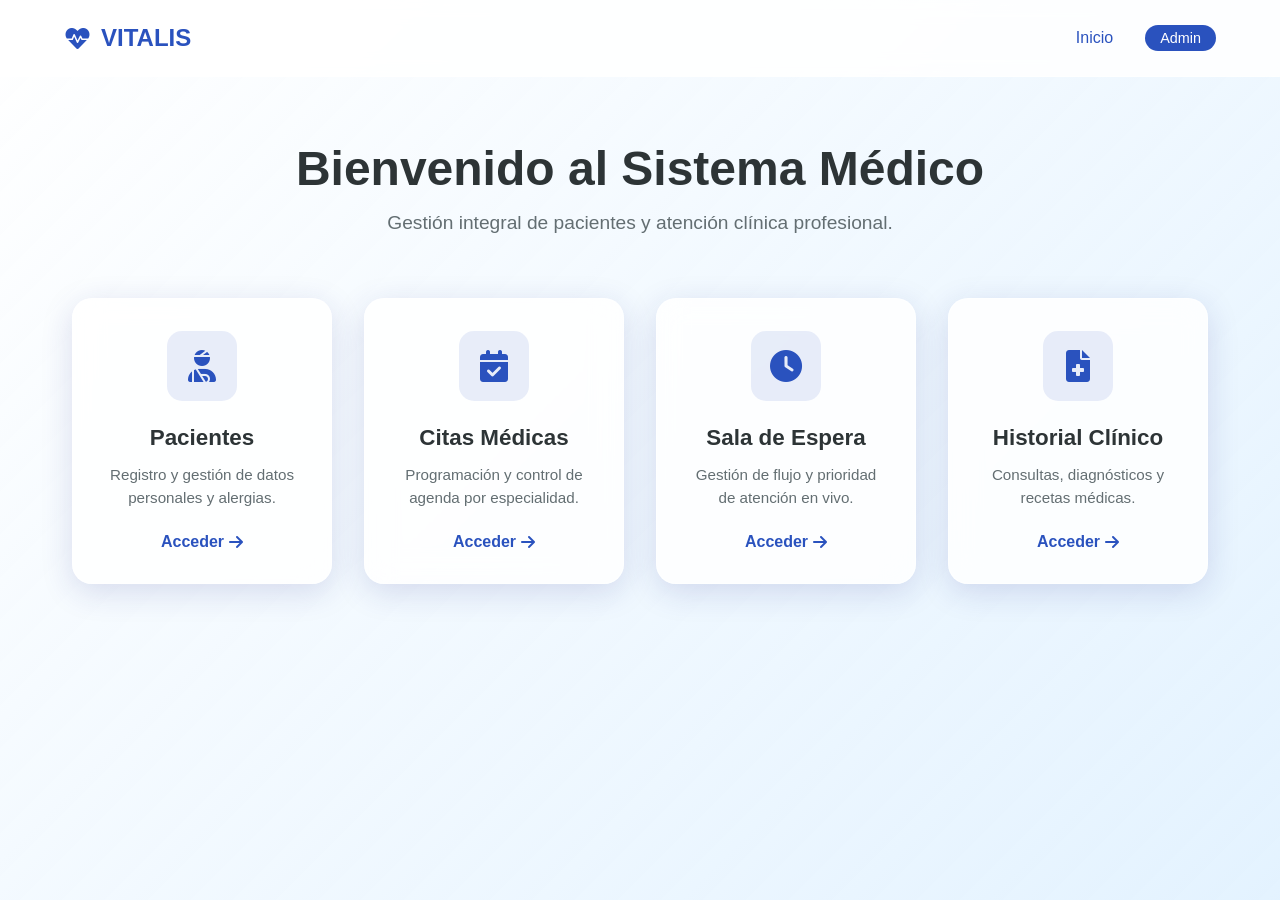
<file: index.html>
<!DOCTYPE html>
<html lang="es">
<head>
    <meta charset="UTF-8">
    <meta name="viewport" content="width=device-width, initial-scale=1.0">
    <title>Vitalis | Sistema de Gestión Clínica</title>
    <link rel="stylesheet" href="style.css">
    <!-- Iconos -->
    <link rel="stylesheet" href="https://cdnjs.cloudflare.com/ajax/libs/font-awesome/6.0.0/css/all.min.css">
</head>
<body>
    <div class="background-overlay"></div>
    
    <nav class="navbar">
        <div class="logo">
            <i class="fas fa-heartbeat"></i> <span>VITALIS</span>
        </div>
        <ul class="nav-links">
            <li><a href="#" class="active">Inicio</a></li>
            <li><div id="user-badge" class="user-chip">Admin</div></li>
        </ul>
    </nav>

    <main class="container">
        <header class="hero">
            <h1>Bienvenido al Sistema Médico</h1>
            <p>Gestión integral de pacientes y atención clínica profesional.</p>
        </header>

        <section class="modules-grid">
            <!-- Módulo 1 -->
            <a href="pacientes.html" class="module-card">
                <div class="icon-box"><i class="fas fa-user-injured"></i></div>
                <h3>Pacientes</h3>
                <p>Registro y gestión de datos personales y alergias.</p>
                <span class="btn-access">Acceder <i class="fas fa-arrow-right"></i></span>
            </a>

            <!-- Módulo 2 -->
            <a href="citas.html" class="module-card">
                <div class="icon-box"><i class="fas fa-calendar-check"></i></div>
                <h3>Citas Médicas</h3>
                <p>Programación y control de agenda por especialidad.</p>
                <span class="btn-access">Acceder <i class="fas fa-arrow-right"></i></span>
            </a>

            <!-- Módulo 3 -->
            <a href="sala.html" class="module-card">
                <div class="icon-box"><i class="fas fa-clock"></i></div>
                <h3>Sala de Espera</h3>
                <p>Gestión de flujo y prioridad de atención en vivo.</p>
                <span class="btn-access">Acceder <i class="fas fa-arrow-right"></i></span>
            </a>

            <!-- Módulo 4 -->
            <a href="historial.html" class="module-card">
                <div class="icon-box"><i class="fas fa-file-medical"></i></div>
                <h3>Historial Clínico</h3>
                <p>Consultas, diagnósticos y recetas médicas.</p>
                <span class="btn-access">Acceder <i class="fas fa-arrow-right"></i></span>
            </a>
        </section>
    </main>

    <script src="script.js"></script>
</body>
</html>
</file>
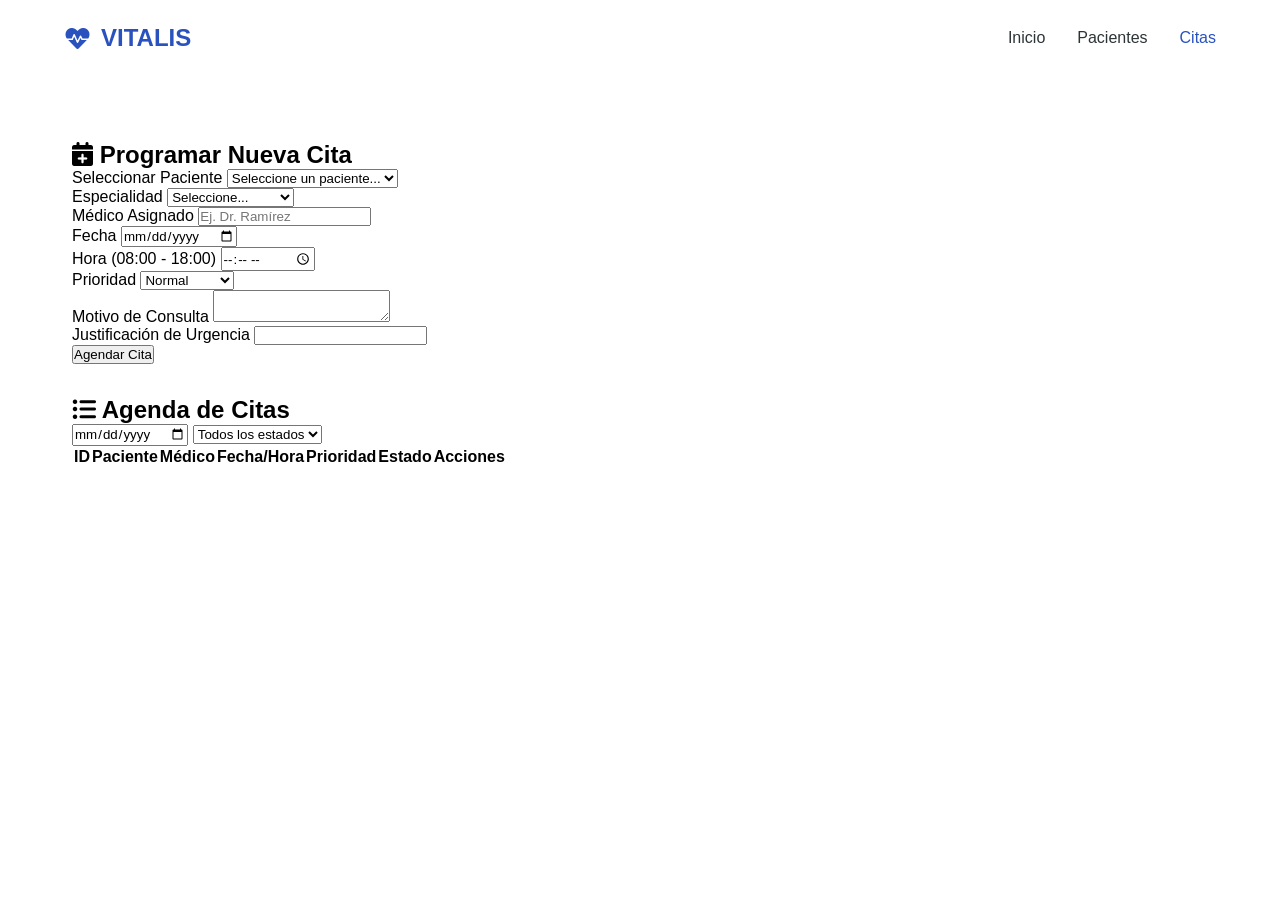
<file: citas.html>
<!DOCTYPE html>
<html lang="es">
<head>
    <meta charset="UTF-8">
    <meta name="viewport" content="width=device-width, initial-scale=1.0">
    <title>Citas Médicas | Vitalis</title>
    <link rel="stylesheet" href="style.css">
    <link rel="stylesheet" href="https://cdnjs.cloudflare.com/ajax/libs/font-awesome/6.0.0/css/all.min.css">
</head>
<body>
    <nav class="navbar">
        <div class="logo"><i class="fas fa-heartbeat"></i> <span>VITALIS</span></div>
        <ul class="nav-links">
            <li><a href="index.html">Inicio</a></li>
            <li><a href="pacientes.html">Pacientes</a></li>
            <li><a href="#" class="active">Citas</a></li>
        </ul>
    </nav>

    <main class="container">
        <section class="glass-panel">
            <h2><i class="fas fa-calendar-plus"></i> Programar Nueva Cita</h2>
            <form id="form-citas" class="grid-form">
                <div class="form-group">
                    <label>Seleccionar Paciente</label>
                    <select id="select-paciente" required>
                        <option value="">Cargando pacientes...</option>
                    </select>
                </div>
                <div class="form-group">
                    <label>Especialidad</label>
                    <select id="especialidad" required>
                        <option value="">Seleccione...</option>
                        <option value="Medicina General">Medicina General</option>
                        <option value="Pediatría">Pediatría</option>
                        <option value="Cardiología">Cardiología</option>
                        <option value="Dermatología">Dermatología</option>
                        <option value="Odontología">Odontología</option>
                    </select>
                </div>
                <div class="form-group">
                    <label>Médico Asignado</label>
                    <input type="text" id="medico" required placeholder="Ej. Dr. Ramírez">
                </div>
                <div class="form-group">
                    <label>Fecha</label>
                    <input type="date" id="fecha-cita" required>
                </div>
                <div class="form-group">
                    <label>Hora (08:00 - 18:00)</label>
                    <input type="time" id="hora-cita" min="08:00" max="18:00" required>
                </div>
                <div class="form-group">
                    <label>Prioridad</label>
                    <select id="prioridad" required>
                        <option value="Normal">Normal</option>
                        <option value="Preferencial">Preferencial</option>
                        <option value="Urgente">Urgente</option>
                    </select>
                </div>
                <div class="form-group full-width">
                    <label>Motivo de Consulta</label>
                    <textarea id="motivo" rows="2" required minlength="10" maxlength="200"></textarea>
                </div>
                <div id="campo-urgencia" class="form-group full-width hidden">
                    <label>Justificación de Urgencia</label>
                    <input type="text" id="justificacion" minlength="10">
                </div>

                <div class="form-actions full-width">
                    <button type="submit" class="btn-primary">Agendar Cita</button>
                </div>
            </form>
        </section>

        <section class="glass-panel" style="margin-top: 2rem;">
            <div class="panel-header">
                <h2><i class="fas fa-list-ul"></i> Agenda de Citas</h2>
                <div class="filters">
                    <input type="date" id="filtro-fecha">
                    <select id="filtro-estado">
                        <option value="">Todos los estados</option>
                        <option value="Programada">Programada</option>
                        <option value="Cancelada">Cancelada</option>
                    </select>
                </div>
            </div>
            <div class="table-container">
                <table id="tabla-citas">
                    <thead>
                        <tr>
                            <th>ID</th>
                            <th>Paciente</th>
                            <th>Médico</th>
                            <th>Fecha/Hora</th>
                            <th>Prioridad</th>
                            <th>Estado</th>
                            <th>Acciones</th>
                        </tr>
                    </thead>
                    <tbody id="lista-citas-body"></tbody>
                </table>
            </div>
        </section>
    </main>

    <script src="citas.js"></script>
</body>
</html>
</file>
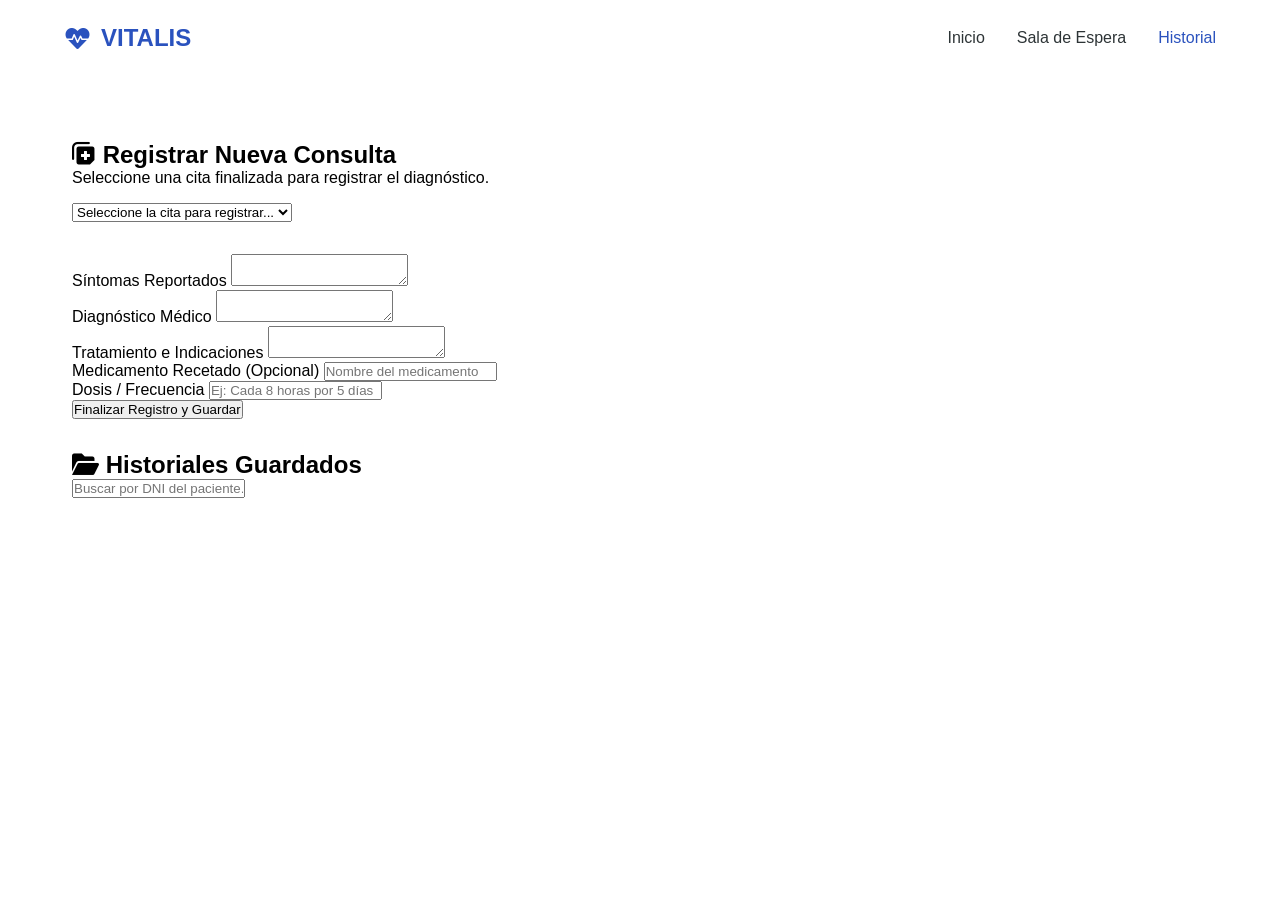
<file: historial.html>
<!DOCTYPE html>
<html lang="es">
<head>
    <meta charset="UTF-8">
    <meta name="viewport" content="width=device-width, initial-scale=1.0">
    <title>Historial Médico | Vitalis</title>
    <link rel="stylesheet" href="style.css">
    <link rel="stylesheet" href="https://cdnjs.cloudflare.com/ajax/libs/font-awesome/6.0.0/css/all.min.css">
</head>
<body>
    <nav class="navbar">
        <div class="logo"><i class="fas fa-heartbeat"></i> <span>VITALIS</span></div>
        <ul class="nav-links">
            <li><a href="index.html">Inicio</a></li>
            <li><a href="sala-espera.html">Sala de Espera</a></li>
            <li><a href="#" class="active">Historial</a></li>
        </ul>
    </nav>

    <main class="container">
        <!-- Buscador de Citas Atendidas -->
        <section class="glass-panel">
            <h2><i class="fas fa-notes-medical"></i> Registrar Nueva Consulta</h2>
            <p class="instruccion">Seleccione una cita finalizada para registrar el diagnóstico.</p>
            <div class="form-group" style="margin-top: 1rem;">
                <select id="select-cita-atendida" required>
                    <option value="">Cargando citas atendidas...</option>
                </select>
            </div>
        </section>

        <!-- Formulario de Historial (Oculto hasta elegir cita) -->
        <section id="seccion-registro" class="glass-panel hidden" style="margin-top: 2rem;">
            <form id="form-historial" class="grid-form">
                <div class="form-group full-width">
                    <div id="info-paciente-atencion" class="alert-info"></div>
                </div>
                
                <div class="form-group">
                    <label>Síntomas Reportados</label>
                    <textarea id="sintomas" required minlength="10" maxlength="300"></textarea>
                </div>
                
                <div class="form-group">
                    <label>Diagnóstico Médico</label>
                    <textarea id="diagnostico" required minlength="10" maxlength="300"></textarea>
                </div>

                <div class="form-group full-width">
                    <label>Tratamiento e Indicaciones</label>
                    <textarea id="tratamiento" required minlength="10" maxlength="400"></textarea>
                </div>

                <div class="form-group">
                    <label>Medicamento Recetado (Opcional)</label>
                    <input type="text" id="med-nombre" placeholder="Nombre del medicamento">
                </div>
                <div class="form-group">
                    <label>Dosis / Frecuencia</label>
                    <input type="text" id="med-dosis" placeholder="Ej: Cada 8 horas por 5 días">
                </div>

                <div class="form-actions full-width">
                    <button type="submit" class="btn-primary">Finalizar Registro y Guardar</button>
                </div>
            </form>
        </section>

        <!-- Consulta de Historiales Previos -->
        <section class="glass-panel" style="margin-top: 2rem;">
            <div class="panel-header">
                <h2><i class="fas fa-folder-open"></i> Historiales Guardados</h2>
                <input type="text" id="buscar-historial" placeholder="Buscar por DNI del paciente...">
            </div>
            <div id="contenedor-historiales">
                <!-- Tarjetas de historial se cargan aquí -->
            </div>
        </section>
    </main>

    <script src="historial.js"></script>
</body>
</html>
</file>
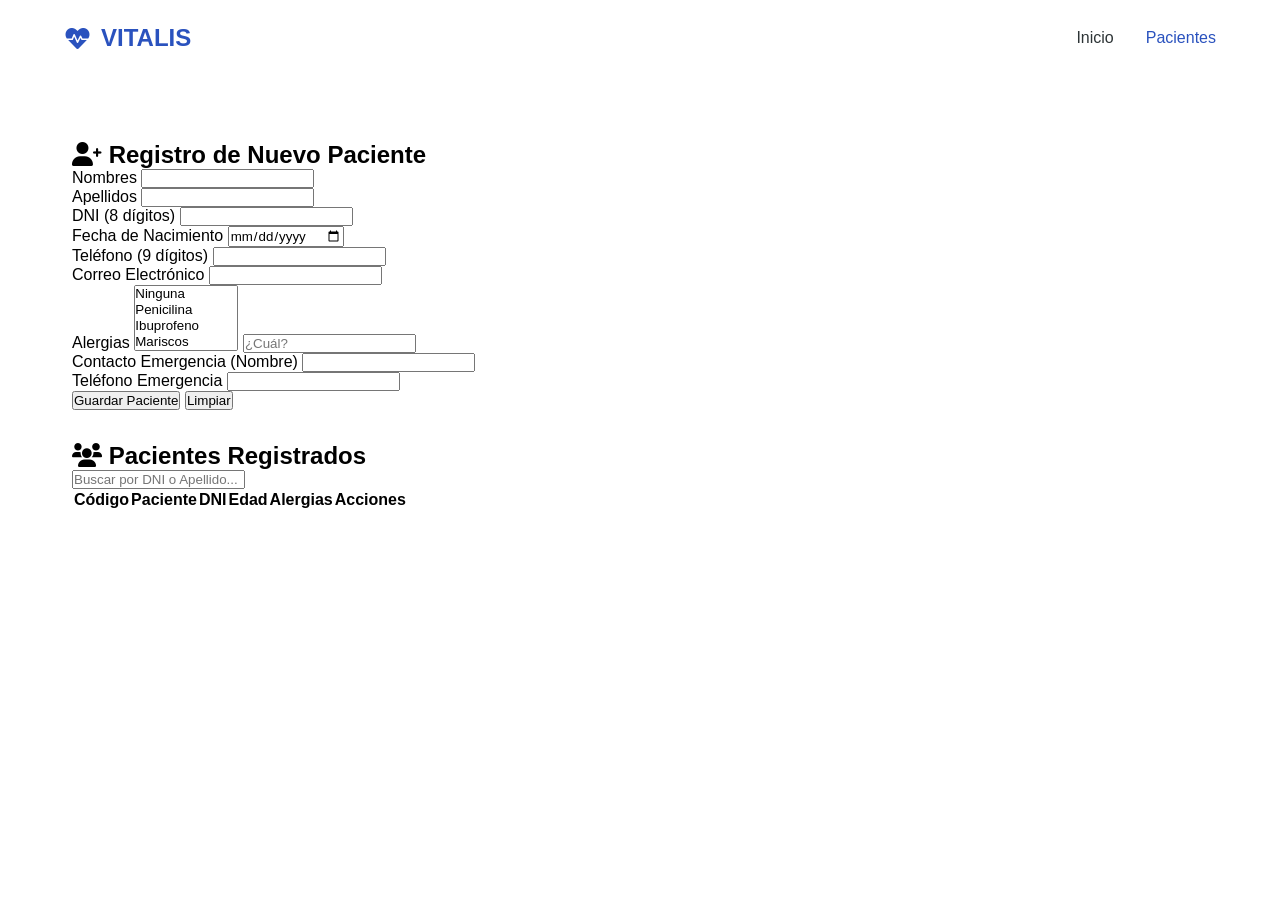
<file: pacientes.html>
<!DOCTYPE html>
<html lang="es">
<head>
    <meta charset="UTF-8">
    <meta name="viewport" content="width=device-width, initial-scale=1.0">
    <title>Registro de Pacientes | Vitalis</title>
    <link rel="stylesheet" href="style.css">
    <link rel="stylesheet" href="https://cdnjs.cloudflare.com/ajax/libs/font-awesome/6.0.0/css/all.min.css">
</head>
<body>
    <nav class="navbar">
        <div class="logo"><i class="fas fa-heartbeat"></i> <span>VITALIS</span></div>
        <ul class="nav-links">
            <li><a href="index.html">Inicio</a></li>
            <li><a href="#" class="active">Pacientes</a></li>
        </ul>
    </nav>

    <main class="container">
        <section class="glass-panel">
            <h2><i class="fas fa-user-plus"></i> Registro de Nuevo Paciente</h2>
            <form id="form-paciente" class="grid-form">
                <!-- Datos Personales -->
                <div class="form-group">
                    <label>Nombres</label>
                    <input type="text" id="nombres" required minlength="2" maxlength="60">
                </div>
                <div class="form-group">
                    <label>Apellidos</label>
                    <input type="text" id="apellidos" required minlength="2" maxlength="80">
                </div>
                <div class="form-group">
                    <label>DNI (8 dígitos)</label>
                    <input type="text" id="dni" required pattern="\d{8}" title="Debe tener 8 números">
                </div>
                <div class="form-group">
                    <label>Fecha de Nacimiento</label>
                    <input type="date" id="fechaNac" required>
                </div>
                <div class="form-group">
                    <label>Teléfono (9 dígitos)</label>
                    <input type="tel" id="telefono" required pattern="\d{9}">
                </div>
                <div class="form-group">
                    <label>Correo Electrónico</label>
                    <input type="email" id="correo">
                </div>
                
                <!-- Alergias y Emergencia -->
                <div class="form-group full-width">
                    <label>Alergias</label>
                    <select id="alergias" multiple class="multi-select">
                        <option value="Ninguna">Ninguna</option>
                        <option value="Penicilina">Penicilina</option>
                        <option value="Ibuprofeno">Ibuprofeno</option>
                        <option value="Mariscos">Mariscos</option>
                        <option value="Otro">Otro (especificar)</option>
                    </select>
                    <input type="text" id="otroAlergia" placeholder="¿Cuál?" class="hidden">
                </div>

                <div class="form-group">
                    <label>Contacto Emergencia (Nombre)</label>
                    <input type="text" id="contactoNombre" required>
                </div>
                <div class="form-group">
                    <label>Teléfono Emergencia</label>
                    <input type="tel" id="contactoTel" required pattern="\d{9}">
                </div>

                <div class="form-actions full-width">
                    <button type="submit" class="btn-primary">Guardar Paciente</button>
                    <button type="reset" class="btn-secondary">Limpiar</button>
                </div>
            </form>
        </section>

        <!-- Listado y Búsqueda -->
        <section class="glass-panel" style="margin-top: 2rem;">
            <div class="panel-header">
                <h2><i class="fas fa-users"></i> Pacientes Registrados</h2>
                <input type="text" id="busqueda" placeholder="Buscar por DNI o Apellido...">
            </div>
            <div class="table-container">
                <table id="tabla-pacientes">
                    <thead>
                        <tr>
                            <th>Código</th>
                            <th>Paciente</th>
                            <th>DNI</th>
                            <th>Edad</th>
                            <th>Alergias</th>
                            <th>Acciones</th>
                        </tr>
                    </thead>
                    <tbody id="lista-pacientes-body">
                        <!-- Se llena con JS -->
                    </tbody>
                </table>
            </div>
        </section>
    </main>

    <script src="pacientes.js"></script>
</body>
</html>
</file>
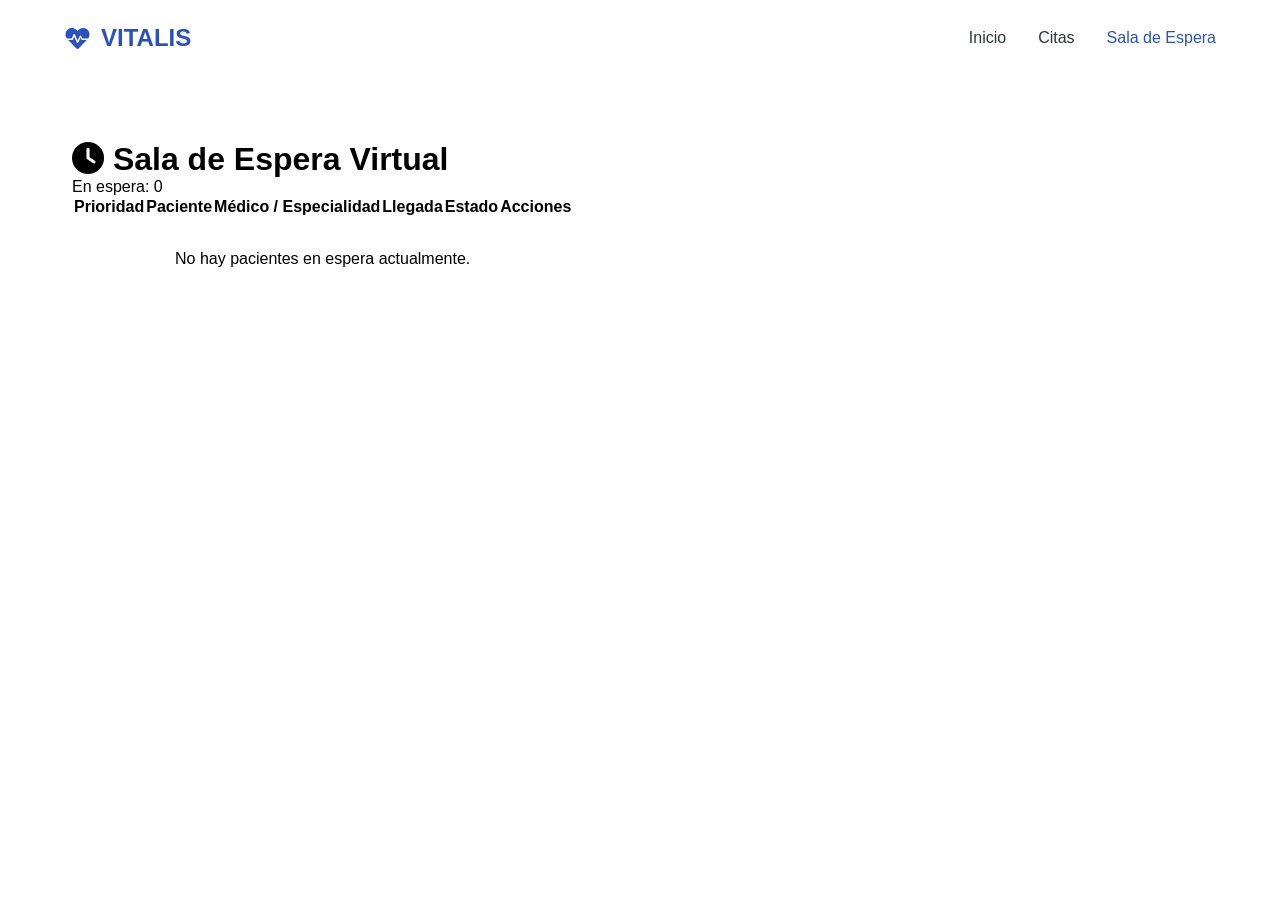
<file: sala.html>
<!DOCTYPE html>
<html lang="es">
<head>
    <meta charset="UTF-8">
    <meta name="viewport" content="width=device-width, initial-scale=1.0">
    <title>Sala de Espera | Vitalis</title>
    <link rel="stylesheet" href="style.css">
    <link rel="stylesheet" href="https://cdnjs.cloudflare.com/ajax/libs/font-awesome/6.0.0/css/all.min.css">
</head>
<body>
    <nav class="navbar">
        <div class="logo"><i class="fas fa-heartbeat"></i> <span>VITALIS</span></div>
        <ul class="nav-links">
            <li><a href="index.html">Inicio</a></li>
            <li><a href="citas.html">Citas</a></li>
            <li><a href="#" class="active">Sala de Espera</a></li>
        </ul>
    </nav>

    <main class="container">
        <header class="panel-header">
            <h1><i class="fas fa-clock"></i> Sala de Espera Virtual</h1>
            <div class="status-summary">
                <span id="contador-espera" class="chip">En espera: 0</span>
            </div>
        </header>

        <section class="glass-panel">
            <div class="table-container">
                <table id="tabla-espera">
                    <thead>
                        <tr>
                            <th>Prioridad</th>
                            <th>Paciente</th>
                            <th>Médico / Especialidad</th>
                            <th>Llegada</th>
                            <th>Estado</th>
                            <th>Acciones</th>
                        </tr>
                    </thead>
                    <tbody id="lista-espera-body">
                        <!-- Se llena dinámicamente -->
                    </tbody>
                </table>
            </div>
        </section>
    </main>

    <script src="sala.js"></script>
</body>
</html>
</file>
<file: style.css>
:root {
    --primary: #2a52be;
    --secondary: #48cae4;
    --text-dark: #2d3436;
    --glass: rgba(255, 255, 255, 0.85);
    --shadow: 0 8px 32px 0 rgba(31, 38, 135, 0.15);
}

* {
    margin: 0;
    padding: 0;
    box-sizing: border-box;
    font-family: 'Segoe UI', Roboto, sans-serif;
}

body {
    background: url('https://images.unsplash.com/photo-1519494026892-80bbd2d6fd0d?ixlib=rb-1.2.1&auto=format&fit=crop&w=1920&q=80') no-repeat center center fixed;
    background-size: cover;
    min-height: 100vh;
}

.background-overlay {
    position: fixed;
    top: 0;
    left: 0;
    width: 100%;
    height: 100%;
    background: linear-gradient(135deg, rgba(255,255,255,0.7) 0%, rgba(200,230,255,0.5) 100%);
    z-index: -1;
}

/* Navbar */
.navbar {
    display: flex;
    justify-content: space-between;
    align-items: center;
    padding: 1.5rem 5%;
    background: var(--glass);
    backdrop-filter: blur(10px);
    border-bottom: 1px solid rgba(255,255,255,0.3);
    position: sticky;
    top: 0;
    z-index: 100;
}

.logo {
    font-size: 1.5rem;
    font-weight: bold;
    color: var(--primary);
    display: flex;
    align-items: center;
    gap: 10px;
}

.nav-links {
    list-style: none;
    display: flex;
    gap: 2rem;
    align-items: center;
}

.nav-links a {
    text-decoration: none;
    color: var(--text-dark);
    font-weight: 500;
    transition: 0.3s;
}

.nav-links a.active { color: var(--primary); }

.user-chip {
    background: var(--primary);
    color: white;
    padding: 5px 15px;
    border-radius: 20px;
    font-size: 0.9rem;
}

/* Hero Section */
.container {
    max-width: 1200px;
    margin: 0 auto;
    padding: 4rem 2rem;
}

.hero {
    text-align: center;
    margin-bottom: 4rem;
}

.hero h1 {
    font-size: 3rem;
    color: var(--text-dark);
    margin-bottom: 1rem;
}

.hero p {
    font-size: 1.2rem;
    color: #636e72;
}

/* Modules Grid */
.modules-grid {
    display: grid;
    grid-template-columns: repeat(auto-fit, minmax(250px, 1fr));
    gap: 2rem;
}

.module-card {
    background: var(--glass);
    backdrop-filter: blur(15px);
    padding: 2rem;
    border-radius: 20px;
    text-decoration: none;
    color: var(--text-dark);
    border: 1px solid rgba(255,255,255,0.5);
    box-shadow: var(--shadow);
    transition: all 0.4s ease;
    display: flex;
    flex-direction: column;
    align-items: center;
    text-align: center;
}

.module-card:hover {
    transform: translateY(-10px);
    background: white;
    border-color: var(--secondary);
}

.icon-box {
    width: 70px;
    height: 70px;
    background: rgba(42, 82, 190, 0.1);
    border-radius: 15px;
    display: flex;
    justify-content: center;
    align-items: center;
    font-size: 2rem;
    color: var(--primary);
    margin-bottom: 1.5rem;
}

.module-card h3 {
    margin-bottom: 0.8rem;
    font-size: 1.4rem;
}

.module-card p {
    font-size: 0.95rem;
    color: #636e72;
    margin-bottom: 1.5rem;
    line-height: 1.5;
}

.btn-access {
    margin-top: auto;
    font-weight: bold;
    color: var(--primary);
    display: flex;
    align-items: center;
    gap: 5px;
}
</file>
